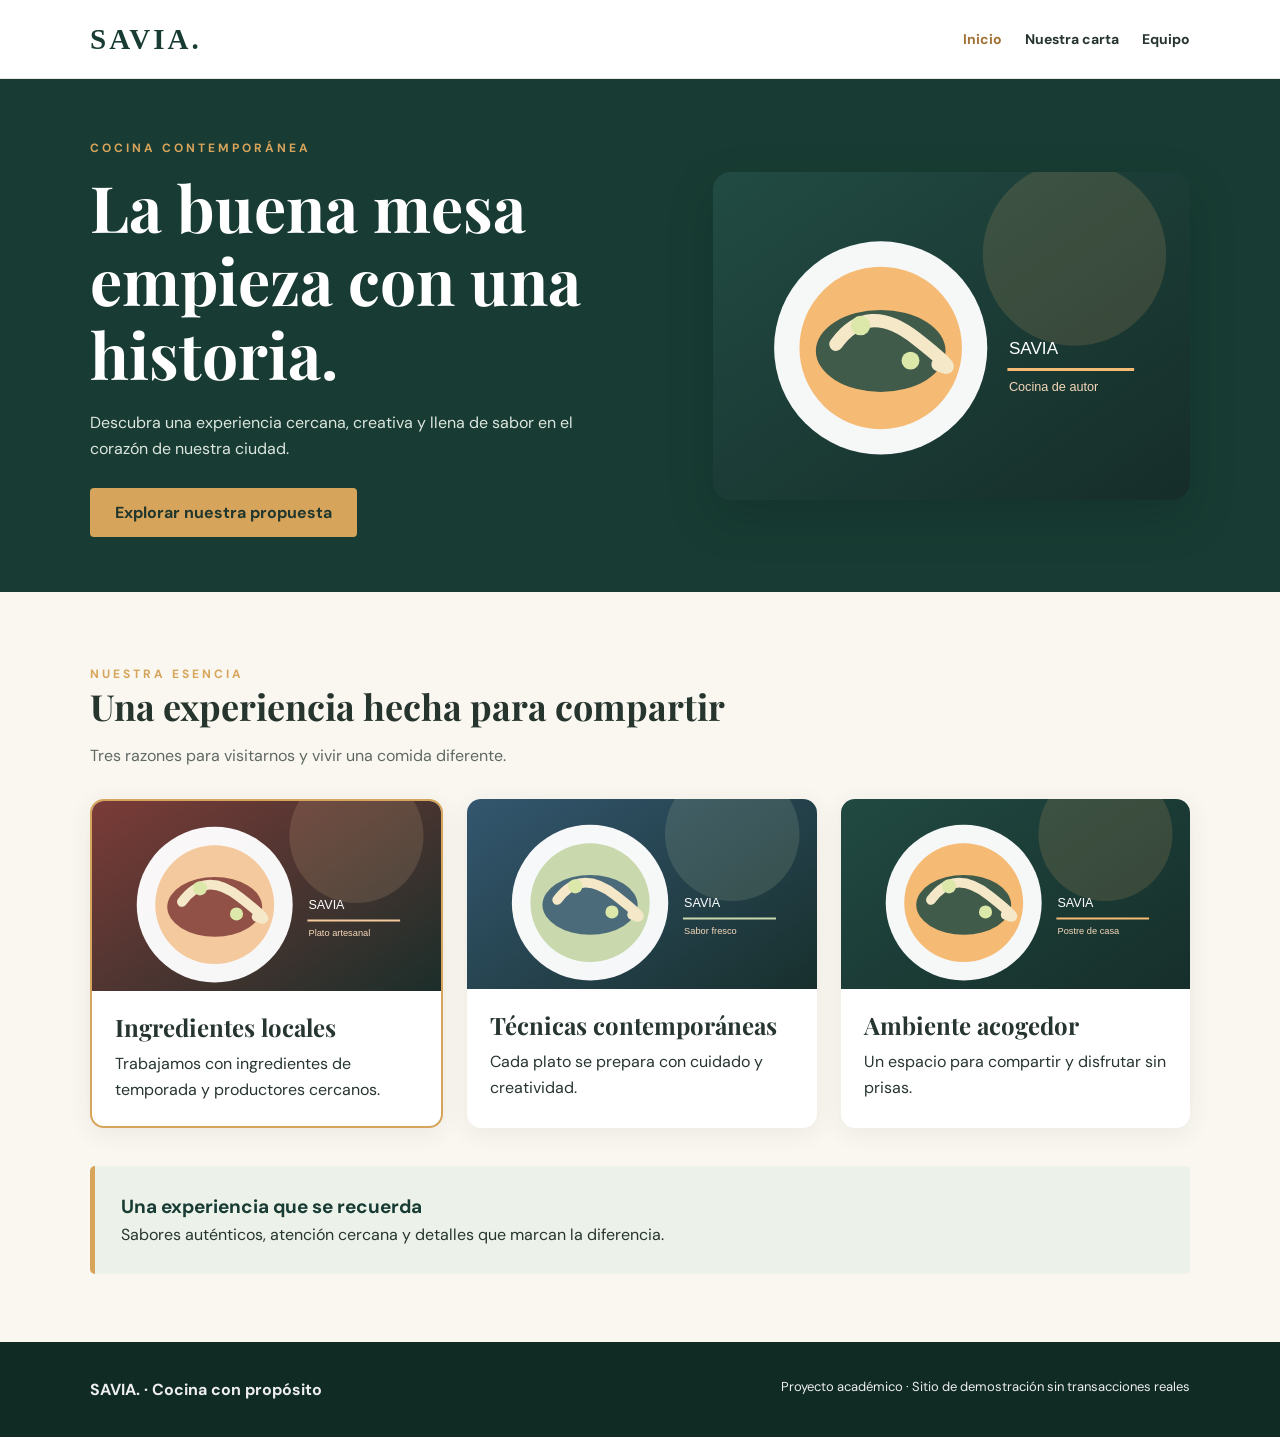
<file: index.html>
<!doctype html>
<html lang="es">
  <head>
    <meta charset="utf-8" />
    <meta content="width=device-width, initial-scale=1.0" name="viewport" />
    <title>SAVIA | Inicio</title>
    <link href="css/styles.css" rel="stylesheet" />
  </head>
  <body>
    <header class="site-header">
      <div class="container nav-inner">
        <a class="logo" href="index.html"> SAVIA. </a>
        <nav aria-label="Navegaci&oacute;n principal" class="nav-links">
          <a aria-current="page" href="index.html"> Inicio </a>
          <a class="nav-contact" href="pages/menu.html"> Nuestra carta </a>
          <a class="nav-contact" href="pages/equipo.html">Equipo</a>
        </nav>
      </div>
    </header>

    <main>
      <section class="hero">
        <div class="container hero-grid">
          <div>
            <span class="eyebrow"> Cocina contempor&aacute;nea </span>
            <h1>La buena mesa empieza con una historia.</h1>
            <p>
              Descubra una experiencia cercana, creativa y llena de sabor en el
              coraz&oacute;n de nuestra ciudad.
            </p>
            <a class="btn" href="pages/menu.html" id="hero-action">
              Explorar nuestra propuesta
            </a>
          </div>
          <img
            alt="Ilustraci&oacute;n de gastronom&iacute;a Savia"
            src="images/hero.svg"
          />
        </div>
      </section>
      <section class="section container">
        <div class="section-heading">
          <span class="eyebrow"> Nuestra esencia </span>
          <h2>Una experiencia hecha para compartir</h2>
          <p class="muted">Tres razones para visitarnos y vivir una comida diferente.</p>
        </div>
        <div class="feature-layout">
          <article class="tile card-highlight">
            <img
              alt="Presentaci&oacute;n gastron&oacute;mica 1"
              src="images/plato-1.svg"
            />
            <div class="tile-copy">
              <h3>Ingredientes locales</h3>
              <p>Trabajamos con ingredientes de temporada y productores cercanos.</p>
            </div>
          </article>
          <article class="tile">
            <img
              alt="Presentaci&oacute;n gastron&oacute;mica 2"
              src="images/plato-2.svg"
            />
            <div class="tile-copy">
              <h3>T&eacute;cnicas contempor&aacute;neas</h3>
              <p>Cada plato se prepara con cuidado y creatividad.</p>
            </div>
          </article>
          <article class="tile">
            <img
              alt="Presentaci&oacute;n gastron&oacute;mica 3"
              src="images/plato-3.svg"
            />
            <div class="tile-copy">
              <h3>Ambiente acogedor</h3>
              <p>Un espacio para compartir y disfrutar sin prisas.</p>
            </div>
          </article>
        </div>
        <div class="statement">
          <p class="statement-title" id="statement-title">
            Una experiencia que se recuerda
          </p>
          <p>
            Sabores aut&eacute;nticos, atenci&oacute;n cercana y detalles que marcan la
            diferencia.
          </p>
        </div>
      </section>
    </main>
    <footer class="site-footer">
      <div class="container footer-inner">
        <strong> SAVIA. &middot; Cocina con prop&oacute;sito </strong>
        <p>
          Proyecto acad&eacute;mico &middot; Sitio de demostraci&oacute;n sin
          transacciones reales
        </p>
      </div>
    </footer>
  </body>
</html>
</file>
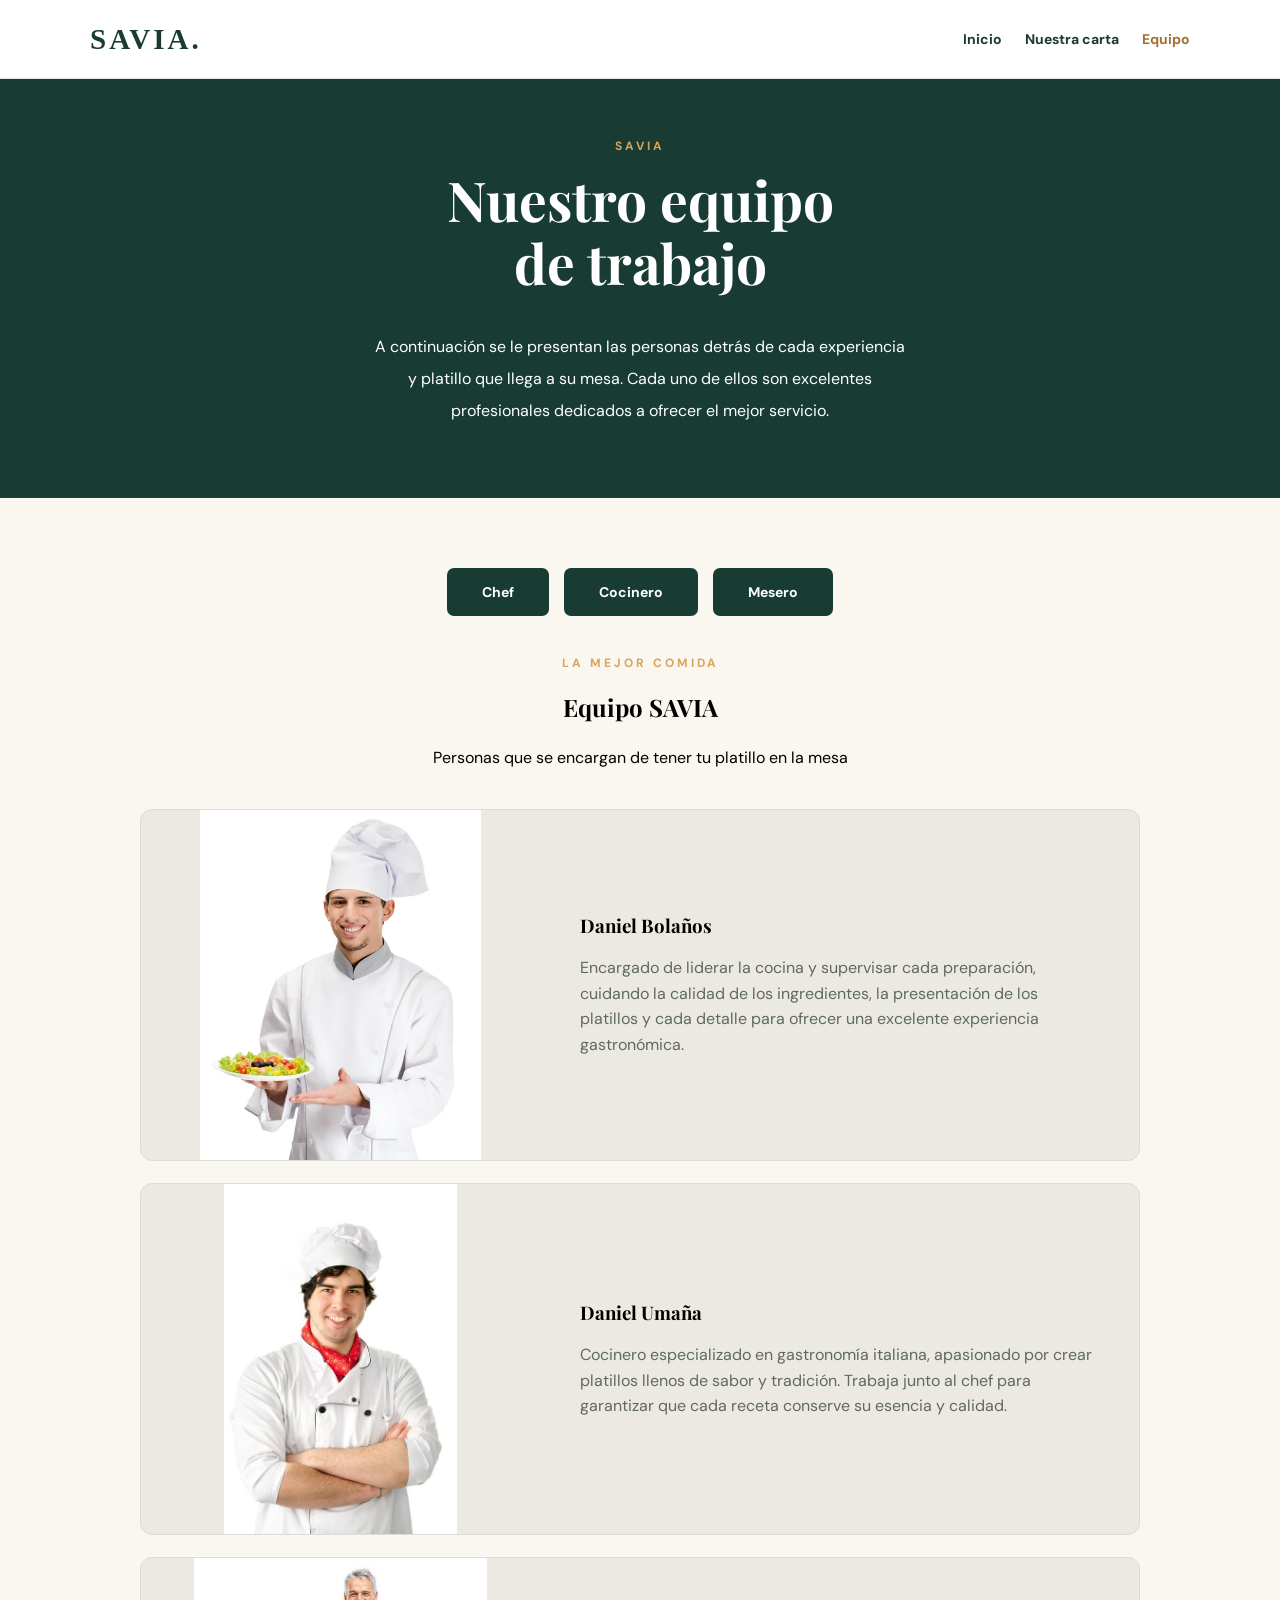
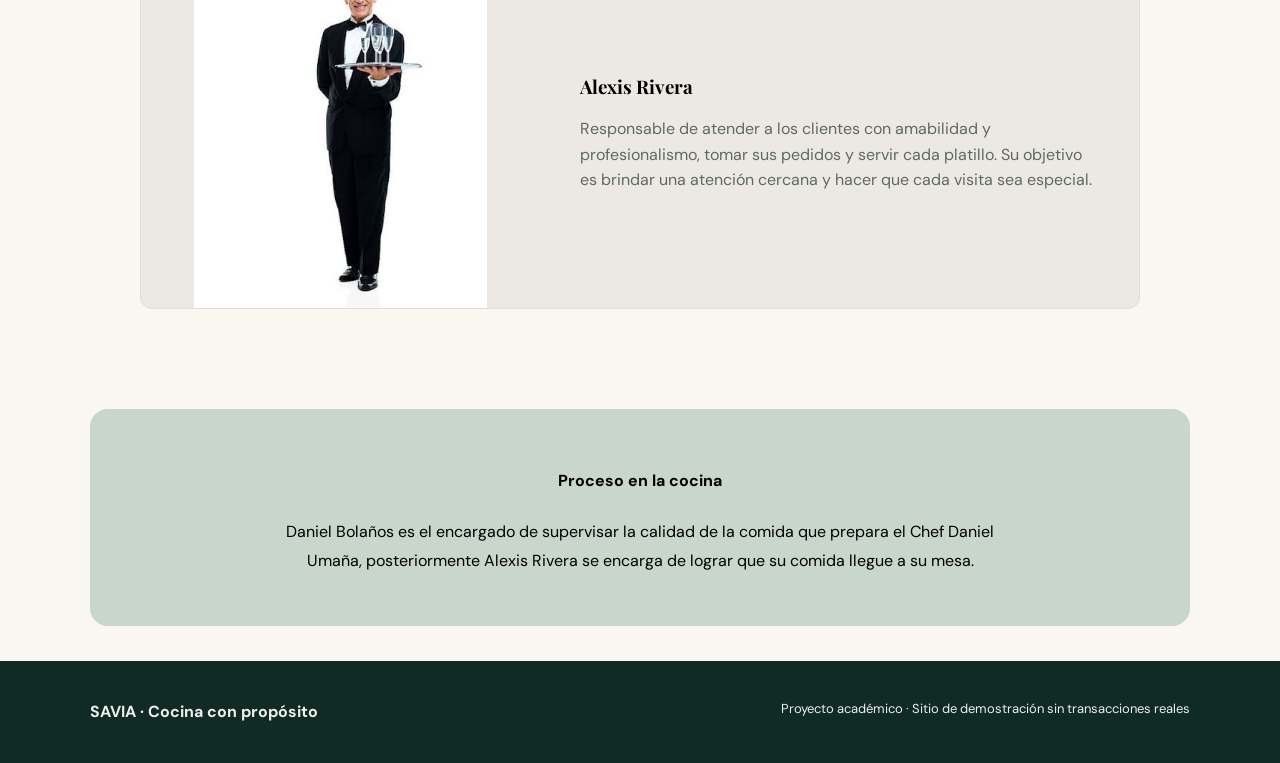
<file: pages/equipo.html>
<!doctype html>
<html lang="es">

<head>
  <meta charset="utf-8" />
  <meta content="width=device-width, initial-scale=1.0" name="viewport" />
  <title>SAVIA | Nuestro equipo</title>
  <link href="../css/equipo.css" rel="stylesheet" />
</head>

<body>
<header class="site-header">
  <div class="container nav-inner">

    <a class="logo" href="../index.html">SAVIA.</a>

    <nav class="nav-links" aria-label="Navegación principal">
      <a href="../index.html">Inicio</a>
      <a href="menu.html">Nuestra carta</a>
      <a href="equipo.html" aria-current="page">Equipo</a>
    </nav>

  </div>
</header>

  <section class="page-hero">
    <div class="container">
      <span class="eyebrow"> SAVIA </span>
      <h1>Nuestro equipo <br>de trabajo</h1>
      <p>A continuación se le presentan las personas detr&aacute;s de cada experiencia y platillo que llega a su mesa. Cada uno de ellos son excelentes profesionales dedicados a ofrecer el mejor servicio.</p>
    </div>

    <div class="hero-image-container">

</div>
  </section>

  <main class="section container">

  


    <section>

    
   <nav class="action-btns-container">
    <a href="#Daniel-Bolanos" class="action-btn">Chef</a>
    <a href="#Daniel-Umana" class="action-btn">Cocinero</a>
    <a href="#Alexis-Rivera" class="action-btn">Mesero</a>
</nav>



      <div class="team-layout">
      <p class="eyebrow">La mejor comida</p>
      <h2>Equipo SAVIA</h2>
      <p>Personas que se encargan de tener tu platillo en la mesa</p>
      </div>
     

      <div class="team-container">

       <article class="team-member" id="Daniel-Bolanos">
          <img src="../images/DanielBolanos_team.jpg" alt="Imagen de Supervisor">
          <div class="team-member-title">
            <h3>Daniel Bolaños</h3>
            <p>Encargado de liderar la cocina y supervisar cada preparación, cuidando la calidad de los ingredientes, la presentación de los platillos y cada detalle para ofrecer una excelente experiencia gastronómica.</p>
          </div>
        </article>

       <article class="team-member" id="Daniel-Umana">
          <img src="../images/DanielUmaña_team.jpg" alt="Imagen de Cocinero">
          <div class="team-member-title">
            <h3>Daniel Umaña</h3>
           <p>Cocinero especializado en gastronomía italiana, apasionado por crear platillos llenos de sabor y tradición. Trabaja junto al chef para garantizar que cada receta conserve su esencia y calidad.</p>
          </div>
        </article>

       <article class="team-member" id="Alexis-Rivera">
          <img src="../images/alexis.jpg" alt="Imagen de Mesero">
          <div class="team-member-title">
            <h3>Alexis Rivera</h3>
            <p>Responsable de atender a los clientes con amabilidad y profesionalismo, tomar sus pedidos y servir cada platillo. Su objetivo es brindar una atención cercana y hacer que cada visita sea especial.</p>
          </div>
        </article>


      </div>

        <div class = "mensaje-final">

      <h4>Proceso en la cocina</h4>
      <p>Daniel Bolaños es el encargado de supervisar la calidad de la comida que prepara el Chef Daniel Umaña, posteriormente Alexis Rivera se encarga de lograr que su comida llegue a su mesa.</p>

        </div>
    </section>

    





  </main>



<footer class="site-footer">
      <div class="container footer-inner">
        <strong> SAVIA &middot; Cocina con prop&oacute;sito </strong>
        <p>
          Proyecto acad&eacute;mico &middot; Sitio de demostraci&oacute;n sin
          transacciones reales
        </p>
      </div>
    </footer>

</body>

</html>
</file>
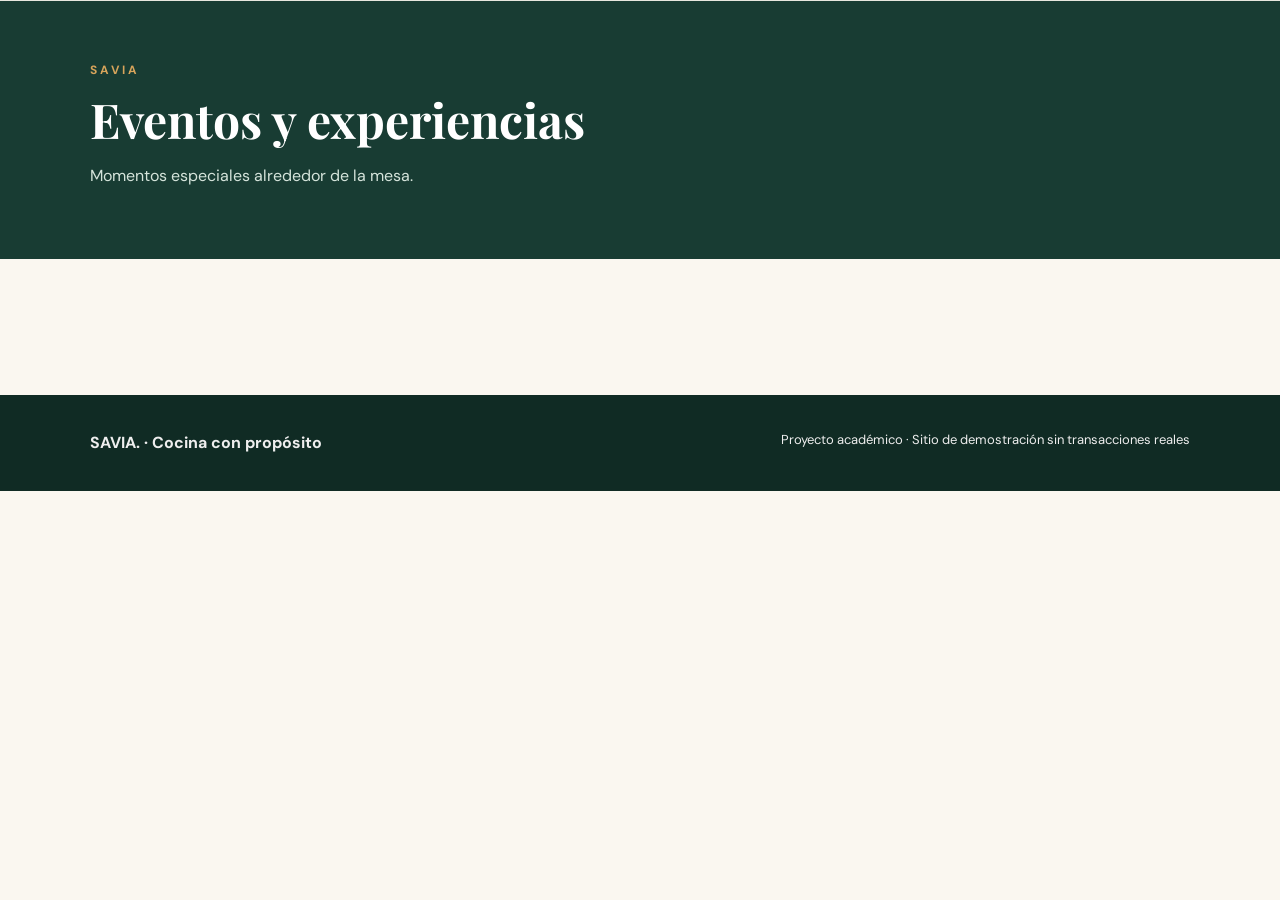
<file: pages/eventos.html>
<!doctype html>
<html lang="es">
  <head>
    <meta charset="utf-8" />
    <meta content="width=device-width, initial-scale=1.0" name="viewport" />
    <title>SAVIA | Eventos y experiencias</title>
    <link href="../css/styles.css" rel="stylesheet" />
  </head>
  <body>
    <header class="site-header">
      <!-- Espacio de trabajo: está pendiente de implementación. -->
    </header>

    <section class="page-hero">
      <div class="container">
        <span class="eyebrow"> SAVIA </span>
        <h1>Eventos y experiencias</h1>
        <p>Momentos especiales alrededor de la mesa.</p>
      </div>
    </section>
    <main class="section container">
      <!-- Espacio de trabajo: esta página está pendiente de implementación. -->
    </main>
    <footer class="site-footer">
      <div class="container footer-inner">
        <strong> SAVIA. &middot; Cocina con prop&oacute;sito </strong>
        <p>
          Proyecto acad&eacute;mico &middot; Sitio de demostraci&oacute;n sin
          transacciones reales
        </p>
      </div>
    </footer>
  </body>
</html>
</file>
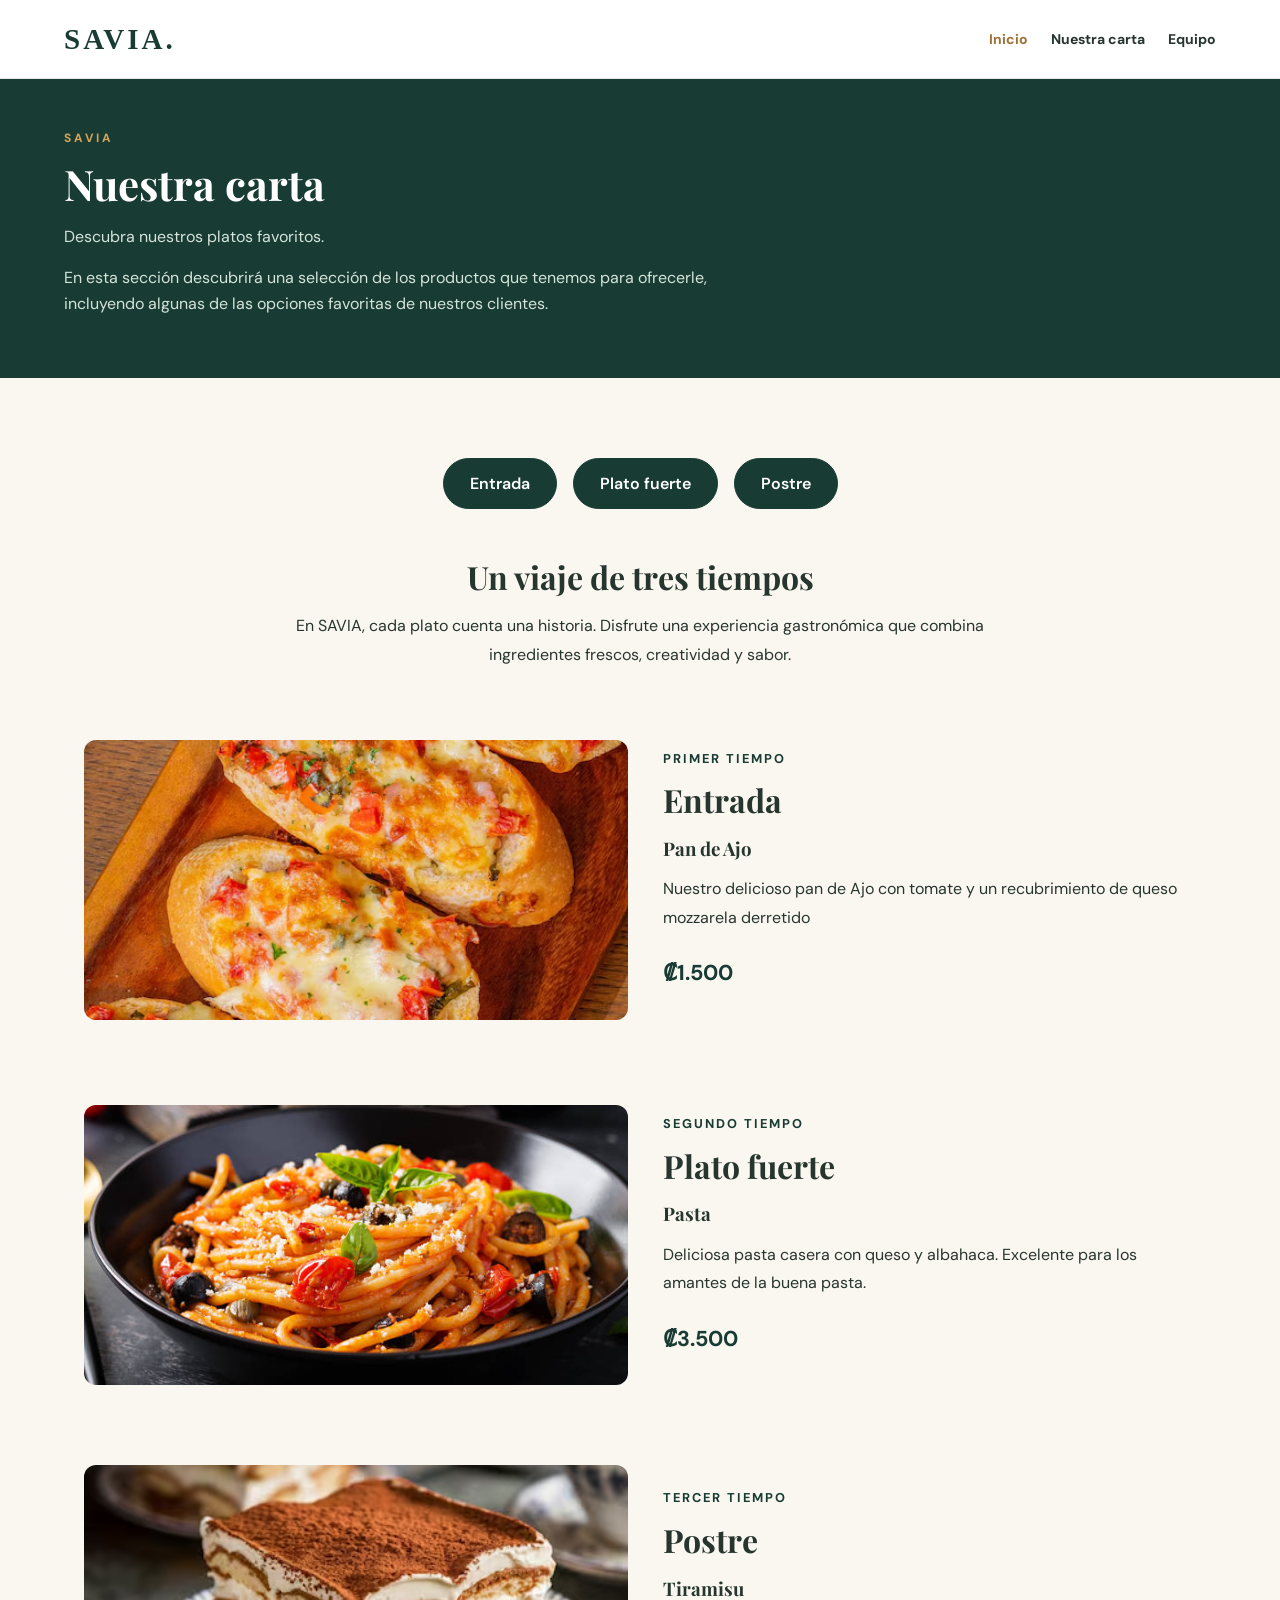
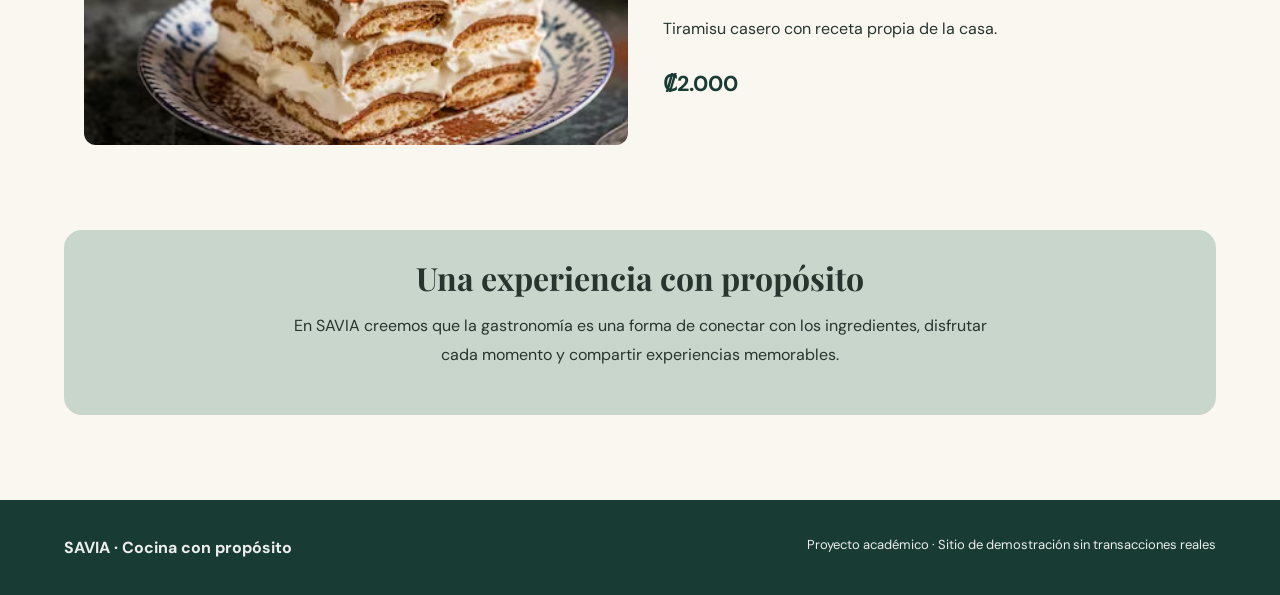
<file: pages/menu.html>
<!doctype html>
<html lang="es">

<head>
  <meta charset="utf-8" />
  <meta content="width=device-width, initial-scale=1.0" name="viewport" />
  <title>SAVIA | Nuestra carta</title>
  <link href="../css/menu.css" rel="stylesheet" />
</head>

<body>
  <header class="site-header">
    <div class="container nav-inner">
      <a class="logo" href="../index.html"> SAVIA. </a>
      <nav aria-label="Navegaci&oacute;n principal" class="nav-links">
        <a aria-current="page" href="../index.html"> Inicio </a>
        <a class="nav-contact" href="menu.html"> Nuestra carta </a>
        <a class="nav-contact" href="equipo.html">Equipo</a>
      </nav>
    </div>
  </header>

  <section class="page-hero">
    <div class="container">
      <span class="eyebrow"> SAVIA </span>
      <h1>Nuestra carta</h1>
      <p>Descubra nuestros platos favoritos.</p>
      <p>
        En esta sección descubrirá una selección de los productos que tenemos para ofrecerle, incluyendo algunas de las
        opciones favoritas de nuestros clientes.
      </p>
    </div>
  </section>

  <main class="section container">
    <nav class="menu-tiempos" aria-label="Navegación por los tiempos">
      <a href="#entrada">Entrada</a>
      <a href="#plato-fuerte">Plato fuerte</a>
      <a href="#postre">Postre</a>
    </nav>

    <section class="section-propuesta">
      <h2>Un viaje de tres tiempos</h2>
      <p>
        En SAVIA, cada plato cuenta una historia. Disfrute una experiencia gastronómica
        que combina ingredientes frescos, creatividad y sabor.
      </p>
    </section>

    <!-- Entrada -->
    <section class="plato-card" id="entrada">
      <img src="../images/imagen_entrada.avif" alt="Entrada de pan de ajo " />
      <div class="plato-info">
        <span class="plato-numero">PRIMER TIEMPO</span>
        <h2>Entrada</h2>
        <h3>Pan de Ajo</h3>
        <p>
          Nuestro delicioso pan de Ajo con tomate y un recubrimiento de queso mozzarela
          derretido
        </p>
        <p class="precio">₡1.500</p>
      </div>
    </section>

    <!-- Plato fuerte -->
    <section class="plato-card" id="plato-fuerte">
      <img src="../images/imagen_plato_fuerte.jpg" alt="Spaggeti" />
      <div class="plato-info">
        <span class="plato-numero">SEGUNDO TIEMPO</span>
        <h2>Plato fuerte</h2>
        <h3>Pasta</h3>
        <p>
          Deliciosa pasta casera con queso y albahaca. Excelente para los amantes de la
          buena pasta.
        </p>
        <p class="precio">₡3.500</p>
      </div>
    </section>

    <!-- Postre -->
    <section class="plato-card" id="postre">
      <img src="../images/imagen_postre.avif" alt="Postre Tiramisu" />
      <div class="plato-info">
        <span class="plato-numero">TERCER TIEMPO</span>
        <h2>Postre</h2>
        <h3>Tiramisu</h3>
        <p>Tiramisu casero con receta propia de la casa.</p>
        <p class="precio">₡2.000</p>
      </div>
    </section>

    <!-- Información final -->
    <section class="experiencia-final">
      <h2>Una experiencia con propósito</h2>
      <p>
        En SAVIA creemos que la gastronomía es una forma de conectar con los
        ingredientes, disfrutar cada momento y compartir experiencias memorables.
      </p>
    </section>
  </main>

  <footer class="site-footer">
    <div class="container footer-inner">
      <strong> SAVIA &middot; Cocina con prop&oacute;sito </strong>
      <p>
        Proyecto acad&eacute;mico &middot; Sitio de demostraci&oacute;n sin
        transacciones reales
      </p>
    </div>
  </footer>
</body>

</html>
</file>
<file: css/styles.css>
@import url("https://fonts.googleapis.com/css2?family=DM+Sans:wght@400;500;600;700&family=Playfair+Display:wght@600;700&display=swap");
:root {
  --forest: #183c33;
  --cream: #faf7f0;
  --gold: #d7a45b;
  --ink: #27352f;
  --mute: #5f6963;
}
* {
  box-sizing: border-box;
}
body {
  margin: 0;
  background: var(--cream);
  color: var(--ink);
  font-family: "DM Sans", Arial, sans-serif;
  line-height: 1.6;
}
h1,
h2,
h3 {
  font-family: "Playfair Display", Georgia, serif;
  line-height: 1.15;
}
a {
  color: inherit;
  text-decoration: none;
}
img {
  display: block;
  max-width: 100%;
}
.container {
  width: min(1100px, calc(100% - 40px));
  margin-inline: auto;
}
.site-header {
  background: #fff;
  border-bottom: 1px solid #e8e7df;
}
.nav-inner {
  display: flex;
  align-items: center;
  justify-content: space-between;
  gap: 24px;
  min-height: 78px;
}
.logo {
  font-family: Georgia, serif;
  font-size: 29px;
  font-weight: bold;
  letter-spacing: 3px;
  color: var(--forest);
}
.nav-links {
  display: flex;
  align-items: center;
  gap: 23px;
  flex-wrap: wrap;
}
.nav-links a {
  font-size: 14px;
  font-weight: 700;
}
.nav-links a:hover,
.nav-links a[aria-current="page"] {
  color: #a17034;
}
.hero {
  background: var(--forest);
  color: white;
}
.hero-grid {
  display: grid;
  grid-template-columns: 1.1fr 0.9fr;
  gap: 40px;
  align-items: center;
  min-height: 440px;
  padding-block: 55px;
}
.hero h1 {
  font-size: clamp(36px, 5vw, 65px);
  margin: 10px 0 20px;
}
.hero p {
  max-width: 540px;
  color: #dce6df;
}
.hero img {
  width: 100%;
  border-radius: 18px;
  box-shadow: 0 18px 45px #071f183d;
}
.eyebrow {
  text-transform: uppercase;
  letter-spacing: 3px;
  font-size: 12px;
  font-weight: 700;
  color: var(--gold);
}
.btn {
  display: inline-block;
  background: var(--gold);
  color: #21372d;
  padding: 12px 25px;
  border-radius: 4px;
  font-weight: 700;
  margin-top: 10px;
}
.btn:hover {
  filter: brightness(0.93);
}
.section {
  padding-block: 68px;
}
.section h2 {
  font-size: 36px;
  margin: 0 0 15px;
}
.muted {
  color: var(--mute);
}
.feature-layout {
  display: flex;
  flex-direction: row;
  gap: 24px;
  margin-top: 30px;
}
.tile {

  background: white;
  border-radius: 14px;
  overflow: hidden;
  box-shadow: 0 5px 25px #173b2d13;
  flex: 1;
}
.tile img {
  height: 190px;
  width: 100%;
  object-fit: cover;
}
.tile-copy {
  padding: 23px;
}
.tile h3 {
  font-size: 24px;
  margin: 0 0 10px;
}
.tile p {
  margin: 0;
}
.statement {
  background: #ecf1e9;
  padding: 26px;
  border-left: 5px solid var(--gold);
  border-radius: 5px;
  margin-top: 38px;
}
.statement p {
  margin: 0;
}
.statement-title {
  font-size: 19px;
  font-weight: 700;
  color: var(--forest);
}
.section-heading {
  max-width: 690px;
}
.site-footer {
  background: #102b24;
  color: #eee;
  padding: 35px 0;
}
.footer-inner {
  display: flex;
  justify-content: space-between;
  gap: 20px;
  flex-wrap: wrap;
}
.footer-inner p {
  margin: 0;
  font-size: 13px;
}
.page-hero {
  background: var(--forest);
  color: white;
  padding: 55px 0;
}
.page-hero h1 {
  font-size: 48px;
  margin: 10px 0;
}
.page-hero p {
  max-width: 650px;
  color: #d5e4db;
}
.page-grid {
  display: grid;
  grid-template-columns: repeat(3, minmax(0, 1fr));
  gap: 24px;
  margin-top: 28px;
}
.page-grid .tile img {
  height: 185px;
}
.cta {
  padding: 22px;
  margin-top: 30px;
  background: #edf1ea;
  border-radius: 10px;
  font-weight: 600;
}
@media (max-width: 760px) {
  .nav-inner {
    align-items: flex-start;
    flex-direction: column;
    padding-block: 18px;
  }
  .nav-links {
    gap: 12px;
  }
  .hero-grid {
    grid-template-columns: 1fr;
  }
  .feature-layout {
    display: flex;
    flex-direction: column;
  }
  .page-grid {
    display: grid;
    grid-template-columns: 1fr;
  }
  .hero h1 {
    font-size: 39px;
  }
  .page-hero h1 {
    font-size: 37px;
  }
}
.card-highlight {
  border: 2px solid #d7a45b;
}

#hero-action {
  background: var(--gold)
}
@media (max-width: 375px) {
  .nav-inner {
    flex-direction: row;
  }
  .nav-links {
    flex-wrap: nowrap;
  }
}
</file>
<file: css/equipo.css>
@import url("https://fonts.googleapis.com/css2?family=DM+Sans:wght@400;500;600;700&family=Playfair+Display:wght@600;700&display=swap");

:root {
  --forest: #183c33;
  --cream: #faf7f0;
  --gold: #d7a45b;
  --ink: #27352f;
  --mute: #5f6963;

  font-family: "Playfair Display", Georgia, serif;
}

h1,
h2,
h3 {
  font-family: "Playfair Display", Georgia, serif;
  line-height: 1.15;
}

html {
  scroll-behavior: smooth;
}

* {
  box-sizing: border-box;
}

body {
  margin: 0;
  background: var(--cream);
  font-family: "DM Sans", Arial, sans-serif;
  line-height: 2;
}

/* Header */

.site-header {
  background-color: white;
  border-bottom: 1px solid #e8e7df;
}

.container {
  width: min(1100px, calc(100% - 40px));
  margin-inline: auto;
}

.nav-inner {
  display: flex;
  align-items: center;
  justify-content: space-between;
  gap: 24px;
  min-height: 78px;
}

.logo {
  font-family: Georgia, serif;
  font-size: 29px;
  font-weight: bold;
  letter-spacing: 3px;
  color: var(--forest);
}

.nav-links {
  display: flex;
  align-items: center;
  gap: 23px;
}

.nav-links a {
  font-size: 14px;
  font-weight: 700;
  color: var(--forest);
  text-decoration: none;
}

.nav-links a:hover,
.nav-links a[aria-current="page"] {
  color: #a17034;
}

.mensaje-final {
  margin: 65px 0 35px;
  padding: 35px;
  border-radius: 18px;
  background-color: rgb(200, 214, 203);
  text-align: center;
}


.mensaje-final p {
  max-width: 720px;
  margin: 15px auto;
  line-height: 1.8;
}


a {
  text-decoration: none;
  color: var(--forest);
  font-size: 14px;
  font-weight: 700;
}

.page-hero {
    background: var(--forest);
    color: white;
    padding: 55px 0;
}

.page-hero .container {
    display: flex;
    flex-direction: column;
    align-items: center;
    justify-content: center;
    min-height: 300px;
    text-align: center;
}

.page-hero p {
    max-width: 540px;
}
.page-hero h1 {
    font-size: clamp(36px, 5vw, 55px);
    margin: 10px 0 20px;
    line-height: 1.15;
}

.eyebrow {
  text-transform: uppercase;
  letter-spacing: 3px;
  font-size: 12px;
  font-weight: 700;
  color: var(--gold);
}

.team-container {
  background-color: var(--cream);
}

.team-layout {
  text-align: center;
  margin: 35px auto 25px;
}

.action-btns-container {
  display: flex;
  justify-content: center;
  align-items: center;
  gap: 15px;
  margin: 10px 0 35px;
}

.action-btn {
  background: var(--forest);
  padding: 10px 35px;
  border-radius: 7px;
  margin-top: 60px;
  color: white;
}



.team-container {
  display: flex;
  flex-direction: column;
  align-items: center;
  gap: 22px;
  padding: 10px 0 35px;
}

.team-member {
  display: flex;
  flex-direction: row;
  align-items: center;
  width: 100%;
  min-height: 320px;
  border: 1px solid #d9dfd7;
  border-radius: 12px;
  background-color: rgb(236, 233, 227);
  overflow: hidden;
}

.team-member-title {
  flex: 1;
  min-width: 0;
  padding: 30px 40px;
}

.team-member-title p {
  color: var(--mute);
  line-height: 1.6;
}

.team-member img {
  width: 40%;
  height: auto;
  object-fit: contain;
}

img {
  max-width: 100%;
}

.site-footer {
  background: #102b24;
  color: #eee;
  padding: 35px 0;
}
.footer-inner {
  display: flex;
  justify-content: space-between;
  gap: 20px;
  flex-wrap: wrap;
}
.footer-inner p {
  margin: 0;
  font-size: 13px;
}

@media (max-width: 375px) {
  .team-member {
    flex-direction: column;
    width: 100%;
    min-height: auto;
  }

.team-member img {
  width: 40%;
  height: auto;
  object-fit: contain;
}

  .team-member-title {
    padding: 20px;
  }

  .action-btns-container {
    flex-wrap: wrap;
    gap: 10px;
  }
}

@media (min-width: 1280px) {
  .team-member {
    max-width: 1000px;
    min-height: 350px;
  }

  .team-member img {
    width: 40%;
    height: 350px;
  }
}
</file>
<file: css/menu.css>
@import url('https://fonts.googleapis.com/css2?family=DM+Sans:wght@400;500;600;700&family=Playfair+Display:wght@600;700&display=swap');
:root {
  --forest: #183c33;
  --cream: #faf7f0;
  --gold: #d7a45b;
  --ink: #27352f;
  --mute: #5f6963;
}

* {
  box-sizing: border-box;
}

body {
  margin: 0;
  background: var(--cream);
  color: var(--ink);
  font-family: 'DM Sans', Arial, sans-serif;
  line-height: 1.6;
}


h1,
h2,
h3 {
  font-family: 'Playfair Display', Georgia, serif;
  line-height: 1.15;
}
a {
  color: inherit;
  text-decoration: none;
}
img {
  display: block;
  max-width: 100%;
}

.site-header {
  background: #fff;
  border-bottom: 1px solid #e8e7df;
}
.nav-inner {
  display: flex;
  align-items: center;
  justify-content: space-between;
  gap: 24px;
  min-height: 78px;
}

.logo {
  font-family: Georgia, serif;
  font-size: 29px;
  font-weight: bold;
  letter-spacing: 3px;
  color: var(--forest);
}

.nav-links {
  display: flex;
  align-items: center;
  gap: 23px;
  flex-wrap: wrap;
}
.nav-links a {
  font-size: 14px;
  font-weight: 700;
}
.nav-links a:hover,
.nav-links a[aria-current='page'] {
  color: #a17034;
}
.hero {
  background: var(--forest);
  color: white;
}
.hero-grid {
  display: grid;
  grid-template-columns: 1.1fr 0.9fr;
  gap: 40px;
  align-items: center;
  min-height: 440px;
  padding-block: 55px;
}

.container {
  width: min(1100px, calc(100% - 40px));
  margin-inline: auto;
}



.section {
  padding-block: 68px;
}

.hero h1 {
  font-size: clamp(36px, 5vw, 65px);
  margin: 10px 0 20px;
}
.hero p {
  max-width: 540px;
  color: #dce6df;
}
.hero img {
  width: 100%;
  border-radius: 18px;
  box-shadow: 0 18px 45px #071f183d;
}
.eyebrow {
  text-transform: uppercase;
  letter-spacing: 3px;
  font-size: 12px;
  font-weight: 700;
  color: var(--gold);
}

.section {
  padding-block: 68px;
}
.section h2 {
  font-size: 36px;
  margin: 0 0 15px;
}

.tile {
  background: white;
  border-radius: 14px;
  overflow: hidden;
  box-shadow: 0 5px 25px #173b2d13;
  flex: 1;
}
.tile img {
  height: 190px;
  width: 100%;
  object-fit: cover;
}
.tile-copy {
  padding: 23px;
}
.tile h3 {
  font-size: 24px;
  margin: 0 0 10px;
}
.tile p {
  margin: 0;
}

.page-hero {
  background: var(--forest);
  color: white;
  padding: 55px 0;
}
.page-hero h1 {
  font-size: 55px;
  margin: 10px 0;
}
.page-hero p {
  max-width: 650px;
  color: #d5e4db;
}


.menu-tiempos {
  display: flex;
  justify-content: center;
  flex-wrap: wrap;
  gap: 16px;
  margin: 30px 0 50px;
}

.menu-tiempos a {
  display: inline-block;
  padding: 12px 26px;
  border: 1px solid var(--forest);
  border-radius: 30px;
  background-color: var(--forest);
  color: white;
  text-decoration: none;
  font-weight: 600;
  transition:
    background-color 0.3s,
    transform 0.3s;
}

.menu-tiempos a:hover {
  background-color: var(--forest);
  transform: translateY(-2px);
}

html {
  scroll-behavior: smooth;
}

#entrada,
#plato-fuerte,
#postre {
  scroll-margin-top: 30px;
}

.section-propuesta {
  max-width: 760px;
  margin: 0 auto 45px;
  text-align: center;
}

.section-propuesta p {
  line-height: 1.8;
}

.plato-card {
  display: grid;
  grid-template-columns: 1fr 1fr;
  align-items: center;
  gap: 32px;
  margin: 35px 0;
  padding: 25px;
  border-radius: 18px;
  background-color: var(--cream);
}

.plato-card img {
  display: block;
  width: 100%;
  height: 320px;
  object-fit: cover;
  border-radius: 12px;
}

.plato-info {
  padding: 10px;
}

.plato-numero {
  color: var(--forest);
  font-size: 0.8rem;
  font-weight: 700;
  letter-spacing: 2px;
}

.plato-info h2 {
  margin: 12px 0;
}

.plato-info h3 {
  margin-bottom: 12px;
}

.plato-info p {
  line-height: 1.8;
}

.plato-info .precio {
  color: var(--forest);
  font-size: 1.35rem;
  font-weight: 700;
}

.experiencia-final {
  margin: 65px 0 35px;
  padding: 35px;
  border-radius: 18px;
  background-color: rgb(200, 214, 203);
  text-align: center;
}

.experiencia-final p {
  max-width: 720px;
  margin: 15px auto;
  line-height: 1.8;
}

/* Footer */

.site-footer {
  background: var(--forest);
  color: #eee;
  padding: 35px 0;
}
.footer-inner {
  display: flex;
  justify-content: space-between;
  gap: 20px;
  flex-wrap: wrap;
}
.footer-inner p {
  margin: 0;
  font-size: 13px;
}

/* Media Queries */


/* Pantallas de hasta 1280px */
@media screen and (max-width: 1280px) {

  .container {
    width: 90%;
  }

  .nav-inner {
    gap: 20px;
  }

  .page-hero {
    padding: 45px 0;
  }

  .page-hero h1 {
    font-size: 42px;
  }

  .section {
    padding-block: 50px;
  }

  .plato-card {
    grid-template-columns: 1fr 1fr;
    gap: 25px;
    padding: 20px;
  }

  .plato-card img {
    height: 280px;
  }

  .section h2 {
    font-size: 32px;
  }

  .experiencia-final {
    padding: 30px;
  }
}

/* Dispositivos móviles de hasta 375px */
@media screen and (max-width: 375px) {

  .container {
    width: 92%;
  }

  .nav-inner {
    flex-direction: row;
    gap: 12px;
    padding: 15px 0;
  }

  .logo {
    font-size: 25px;
  }

  .nav-links {
    flex-wrap: nowrap;
  }

  .nav-links a {
    font-size: 12px;
  }

  .page-hero {
    padding: 35px 0;
    text-align: center;
  }

  .page-hero h1 {
    font-size: 32px;
  }

  .page-hero p {
    font-size: 14px;
  }

  .section {
    padding-block: 30px;
  }

  .section h2 {
    font-size: 27px;
  }

  .menu-tiempos {
    flex-direction: column;
    align-items: stretch;
    gap: 10px;
    margin: 20px 0 35px;
  }

  .menu-tiempos a {
    text-align: center;
    padding: 10px 15px;
    font-size: 14px;
  }

  .section-propuesta {
    margin-bottom: 30px;
  }

  .section-propuesta p {
    font-size: 14px;
  }

  .plato-card {
    grid-template-columns: 1fr;
    gap: 15px;
    padding: 12px;
    margin: 25px 0;
  }

  .plato-card img {
    height: 220px;
  }

  .plato-info {
    padding: 8px;
  }

  .plato-info h2 {
    font-size: 27px;
  }

  .plato-info h3 {
    font-size: 21px;
  }

  .plato-info p {
    font-size: 14px;
  }

  .plato-info .precio {
    font-size: 20px;
  }

  .experiencia-final {
    margin: 35px 0 20px;
    padding: 20px 15px;
  }

  .experiencia-final p {
    font-size: 14px;
  }

  .footer-inner {
    flex-direction: column;
    align-items: center;
    text-align: center;
    gap: 12px;
  }

  .footer-inner p {
    font-size: 12px;
  }
}
</file>
